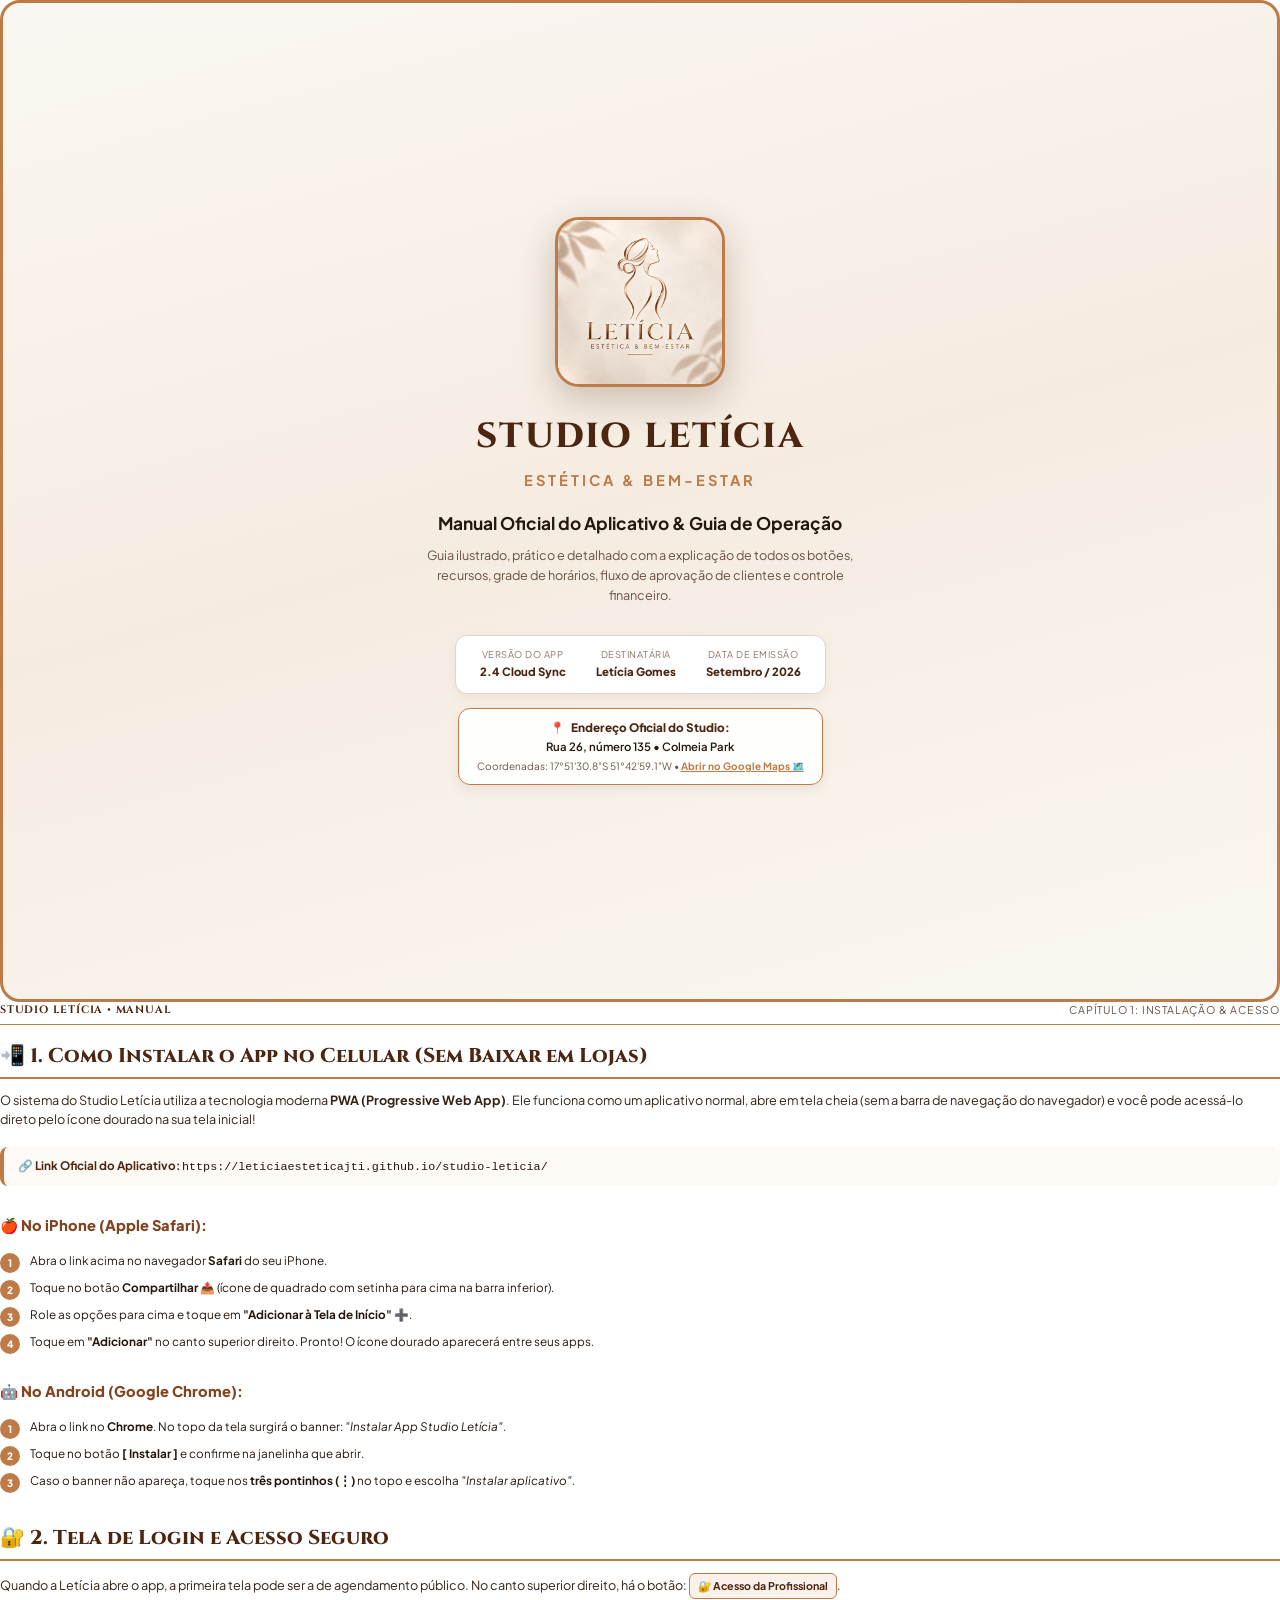
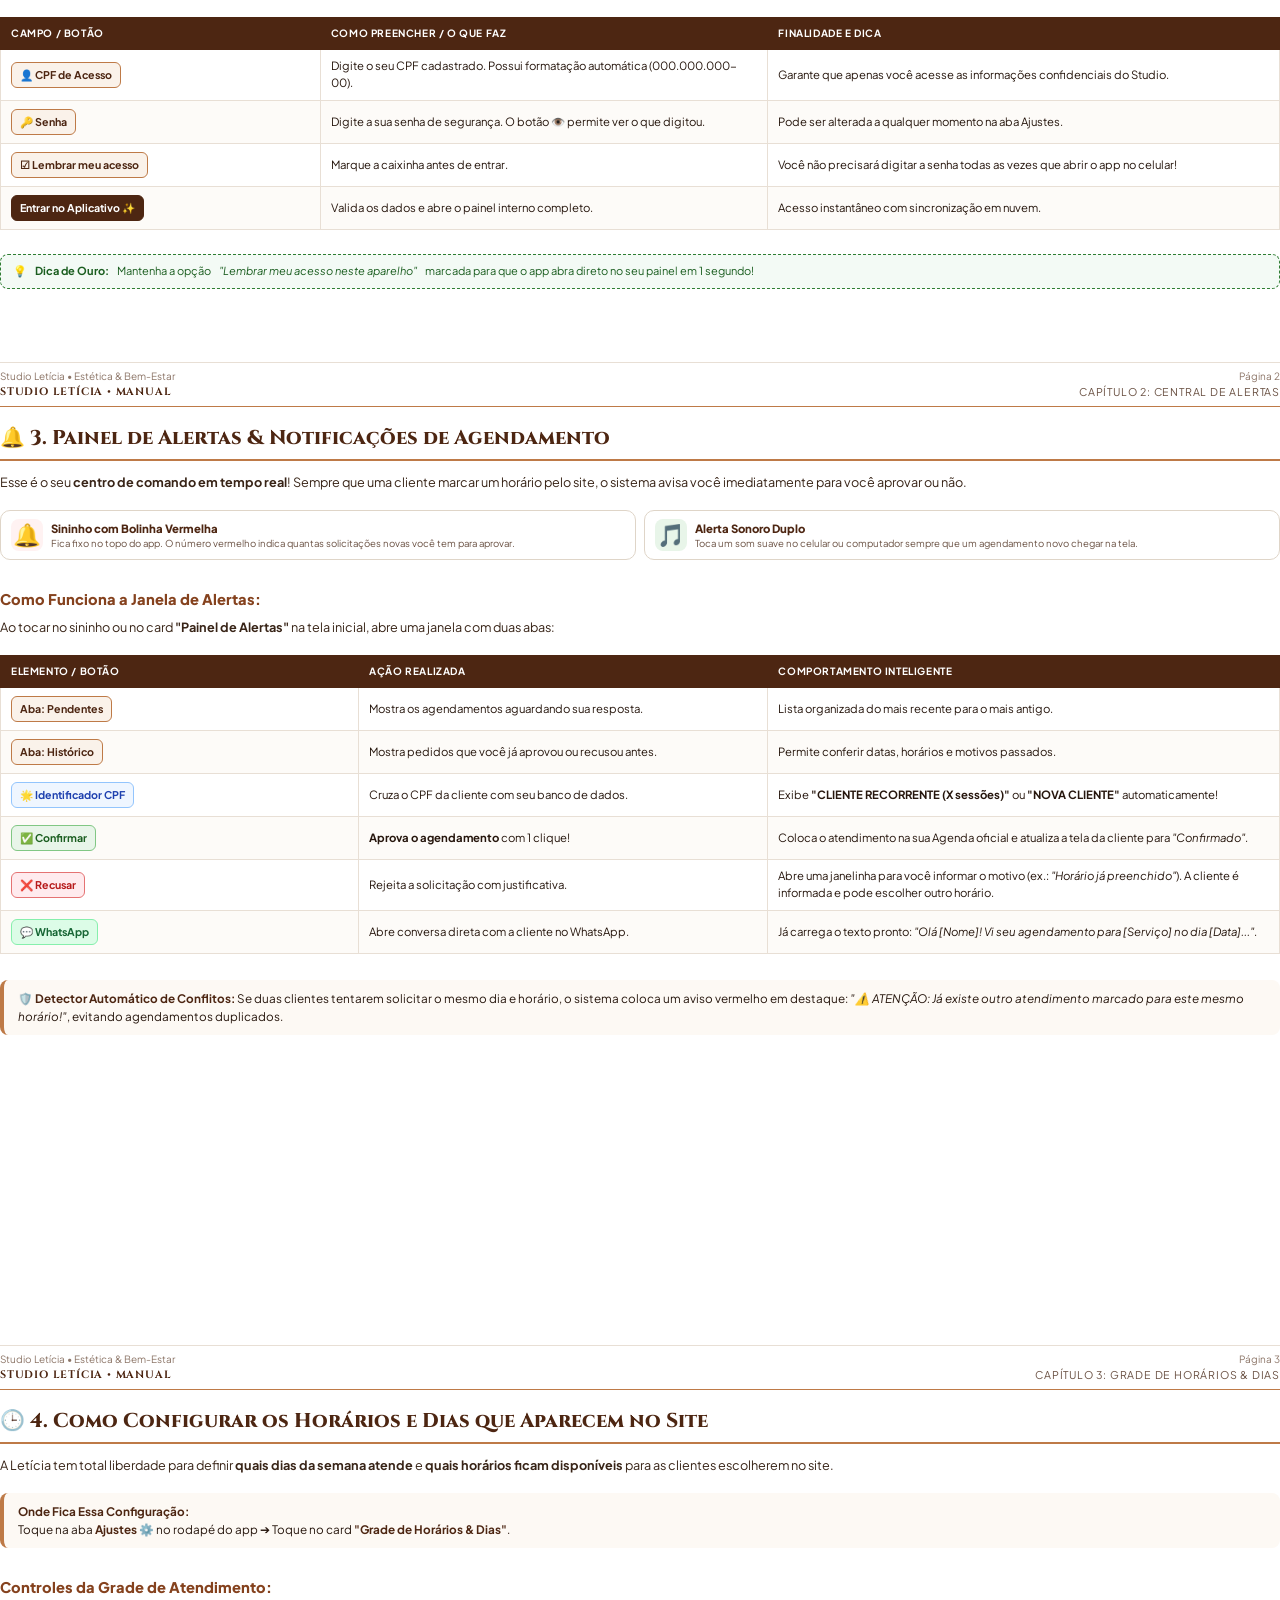
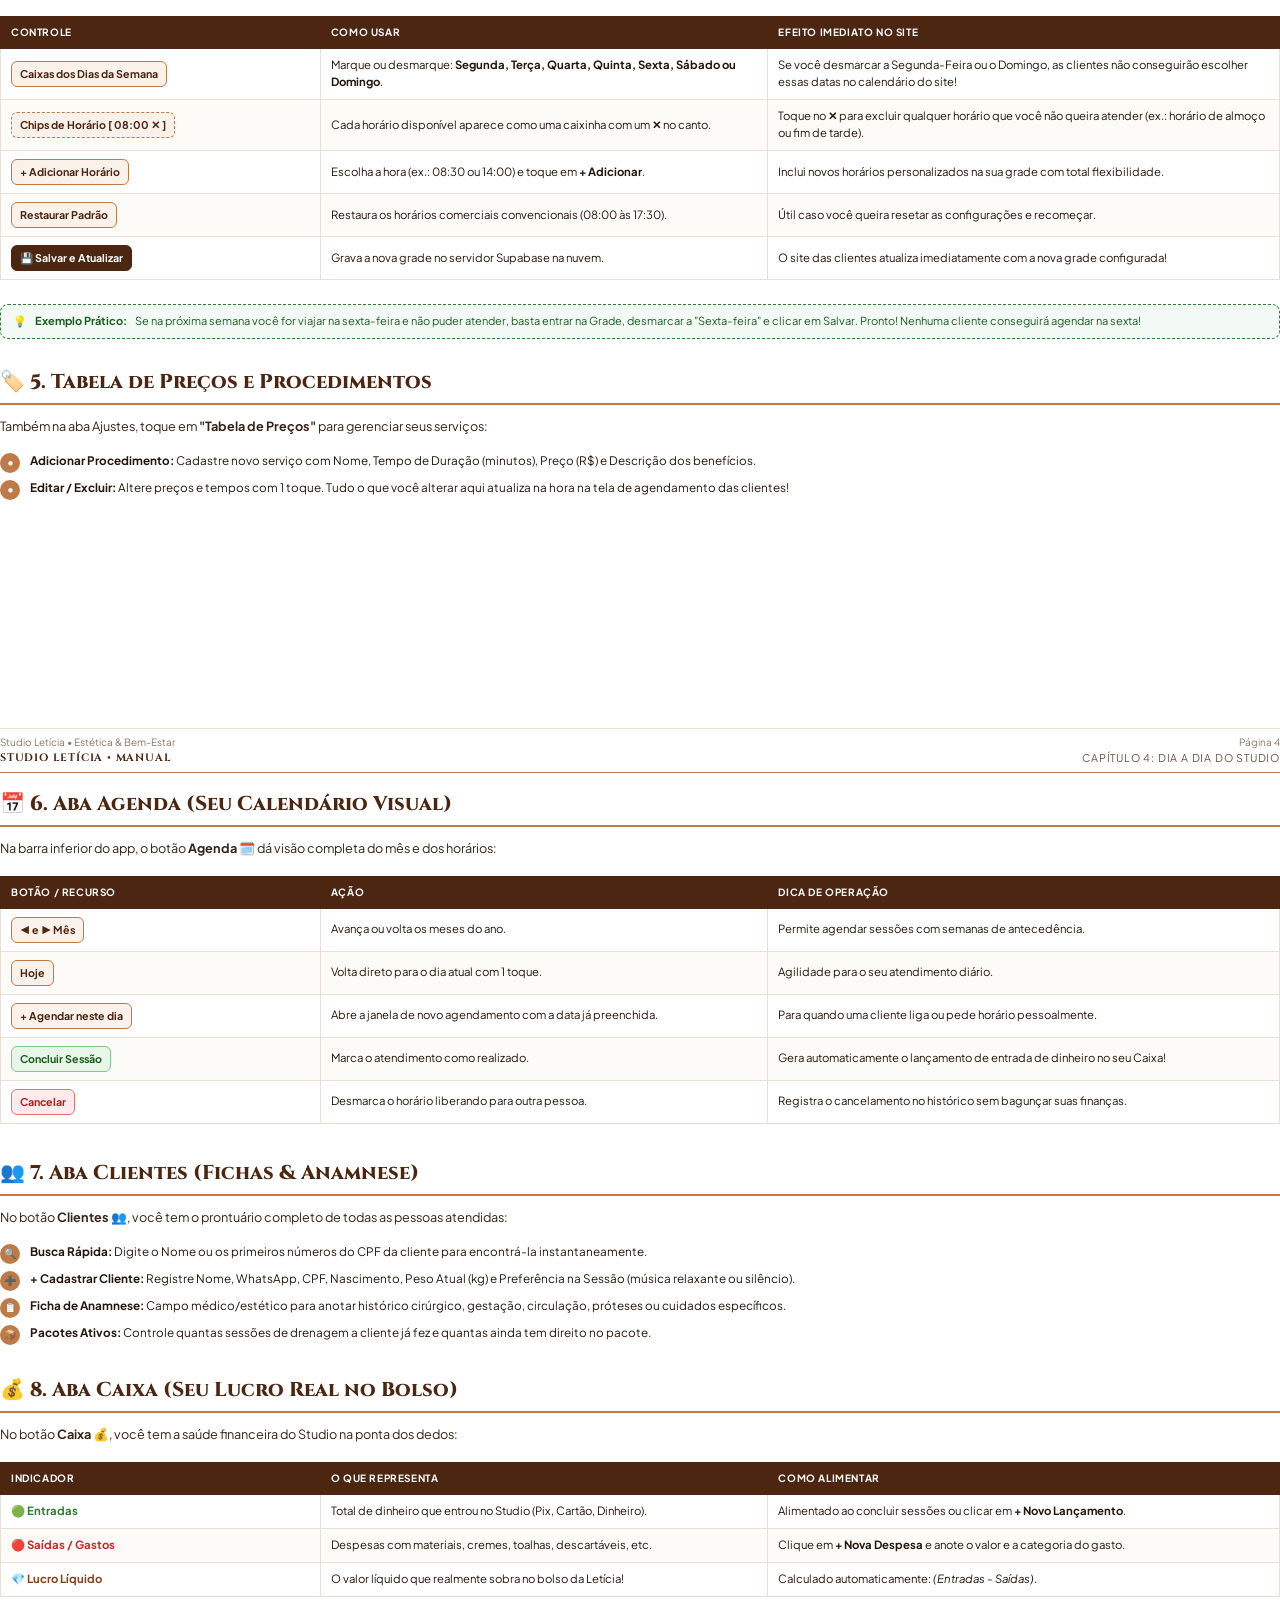
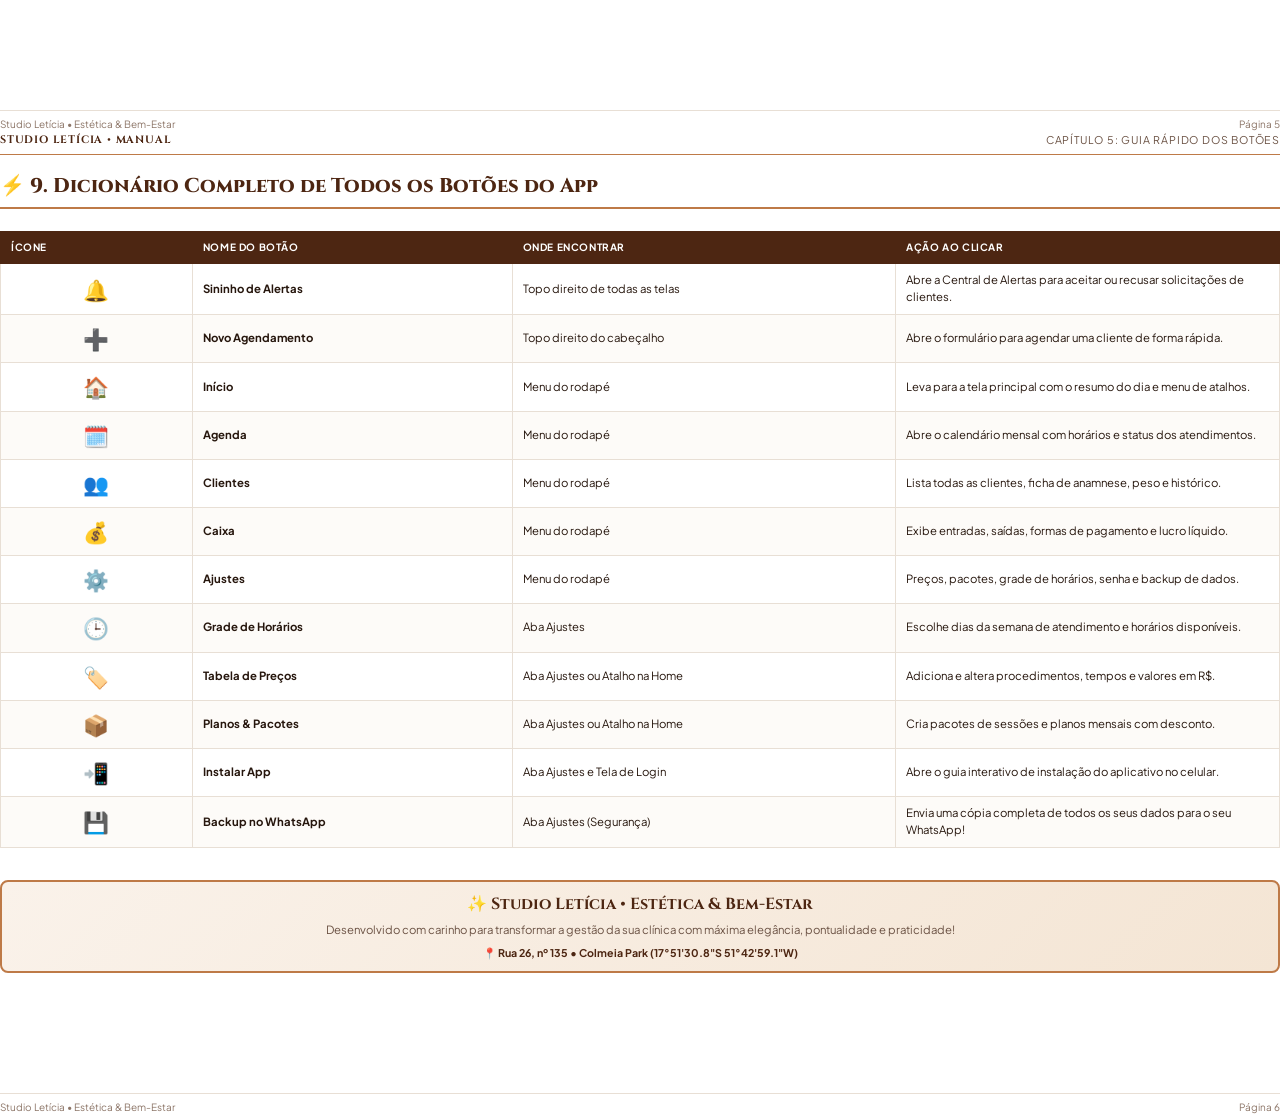
<file: manual_studio_leticia.html>
<!DOCTYPE html>
<html lang="pt-BR">
<head>
  <meta charset="UTF-8">
  <title>Manual do Usuário - Studio Letícia</title>
  <style>
    @import url('https://fonts.googleapis.com/css2?family=Cinzel:wght@600;700;800&family=Plus+Jakarta+Sans:wght@400;500;600;700;800&display=swap');

    @page {
      size: A4 portrait;
      margin: 14mm 14mm 14mm 14mm;
    }

    * {
      box-sizing: border-box;
      -webkit-print-color-adjust: exact !important;
      print-color-adjust: exact !important;
    }

    body {
      font-family: 'Plus Jakarta Sans', -apple-system, BlinkMacSystemFont, 'Segoe UI', Roboto, sans-serif;
      color: #26160D;
      background: #FFFFFF;
      margin: 0;
      padding: 0;
      font-size: 9.5pt;
      line-height: 1.5;
    }

    /* QUEBRAS DE PÁGINA */
    .page-break {
      page-break-after: always;
      break-after: page;
    }

    .page {
      position: relative;
      min-height: 260mm;
      display: flex;
      flex-direction: column;
    }

    /* CABEÇALHO E RODAPÉ DE PÁGINA */
    .page-header {
      display: flex;
      justify-content: space-between;
      align-items: center;
      border-bottom: 1.5px solid #BE7A47;
      padding-bottom: 6px;
      margin-bottom: 16px;
      font-size: 8pt;
      color: #6B5244;
      text-transform: uppercase;
      letter-spacing: 0.8px;
    }

    .page-header-logo {
      font-family: 'Cinzel', serif;
      font-weight: 700;
      color: #4D2612;
    }

    .page-footer {
      margin-top: auto;
      border-top: 1px solid #E8DFD5;
      padding-top: 6px;
      display: flex;
      justify-content: space-between;
      font-size: 7.5pt;
      color: #8C7567;
    }

    /* CAPA */
    .cover-page {
      display: flex;
      flex-direction: column;
      align-items: center;
      justify-content: center;
      text-align: center;
      min-height: 265mm;
      padding: 30px 20px;
      background: linear-gradient(165deg, #FAF7F2 0%, #F5ECE1 50%, #FAF7F2 100%);
      border: 3px solid #BE7A47;
      border-radius: 20px;
      position: relative;
    }

    .cover-badge-img {
      width: 170px;
      height: auto;
      border-radius: 24px;
      border: 3px solid #BE7A47;
      box-shadow: 0 12px 36px rgba(77, 38, 18, 0.25);
      margin-bottom: 24px;
    }

    .cover-title {
      font-family: 'Cinzel', serif;
      font-size: 26pt;
      font-weight: 800;
      color: #4D2612;
      letter-spacing: 2px;
      margin: 0 0 6px 0;
    }

    .cover-subtitle {
      font-size: 11pt;
      font-weight: 700;
      color: #BE7A47;
      letter-spacing: 3px;
      text-transform: uppercase;
      margin: 0 0 20px 0;
    }

    .cover-tagline {
      font-size: 13pt;
      font-weight: 700;
      color: #26160D;
      margin-bottom: 8px;
    }

    .cover-desc {
      font-size: 9.5pt;
      color: #6B5244;
      max-width: 440px;
      line-height: 1.6;
      margin-bottom: 30px;
    }

    .cover-meta {
      background: #FFFFFF;
      border: 1px solid #DFD5C8;
      border-radius: 12px;
      padding: 12px 24px;
      display: flex;
      gap: 30px;
      font-size: 8.5pt;
      color: #4D2612;
      box-shadow: 0 4px 12px rgba(77, 38, 18, 0.06);
    }

    .cover-meta-item {
      display: flex;
      flex-direction: column;
      align-items: center;
    }

    .cover-meta-label {
      font-size: 7pt;
      color: #8C7567;
      text-transform: uppercase;
      letter-spacing: 0.5px;
    }

    .cover-meta-val {
      font-weight: 800;
      color: #4D2612;
      margin-top: 2px;
    }

    /* SEÇÕES E CONTEÚDO */
    h2.section-heading {
      font-family: 'Cinzel', serif;
      font-size: 15pt;
      font-weight: 800;
      color: #4D2612;
      border-bottom: 2px solid #BE7A47;
      padding-bottom: 6px;
      margin: 0 0 12px 0;
      display: flex;
      align-items: center;
      gap: 8px;
    }

    h3.subsection-heading {
      font-size: 11pt;
      font-weight: 800;
      color: #85421E;
      margin: 14px 0 8px 0;
      display: flex;
      align-items: center;
      gap: 6px;
    }

    p {
      margin: 0 0 8px 0;
      color: #382417;
    }

    /* TABELAS DE BOTÕES & FUNÇÕES */
    table.btn-table {
      width: 100%;
      border-collapse: collapse;
      margin: 10px 0 16px 0;
      font-size: 8.5pt;
    }

    table.btn-table th {
      background: #4D2612;
      color: #FFFFFF;
      font-weight: 700;
      text-transform: uppercase;
      font-size: 7.5pt;
      letter-spacing: 0.6px;
      padding: 8px 10px;
      text-align: left;
      border: 1px solid #4D2612;
    }

    table.btn-table td {
      padding: 8px 10px;
      border: 1px solid #E8DFD5;
      vertical-align: middle;
    }

    table.btn-table tr:nth-child(even) {
      background: #FDFBF8;
    }

    .btn-pill {
      display: inline-flex;
      align-items: center;
      gap: 6px;
      background: #FAF2EA;
      border: 1px solid #BE7A47;
      color: #4D2612;
      font-weight: 700;
      padding: 4px 8px;
      border-radius: 6px;
      font-size: 8pt;
      white-space: nowrap;
    }

    .btn-pill.primary {
      background: #4D2612;
      color: #FFFFFF;
      border-color: #4D2612;
    }

    .btn-pill.success {
      background: #E8F5E9;
      color: #1B5E20;
      border-color: #81C784;
    }

    .btn-pill.danger {
      background: #FFEBEE;
      color: #B71C1C;
      border-color: #E57373;
    }

    /* CARDS DE DESTAQUE */
    .highlight-card {
      background: #FDF9F4;
      border-left: 4px solid #BE7A47;
      border-radius: 8px;
      padding: 10px 14px;
      margin: 10px 0 14px 0;
      font-size: 8.8pt;
    }

    .highlight-card strong {
      color: #4D2612;
    }

    .tip-box {
      background: #F3FAF5;
      border: 1px dashed #2E7D32;
      border-radius: 8px;
      padding: 8px 12px;
      margin: 8px 0;
      font-size: 8.3pt;
      color: #1B5E20;
      display: flex;
      align-items: center;
      gap: 8px;
    }

    /* GRADE DE ATALHOS VISUAIS */
    .grid-shortcuts {
      display: grid;
      grid-template-columns: repeat(2, 1fr);
      gap: 8px;
      margin: 10px 0 14px 0;
    }

    .shortcut-card {
      background: #FFFFFF;
      border: 1px solid #DFD5C8;
      border-radius: 10px;
      padding: 8px 10px;
      display: flex;
      align-items: center;
      gap: 8px;
    }

    .shortcut-icon {
      font-size: 1.4rem;
      width: 32px;
      height: 32px;
      border-radius: 8px;
      background: #FAF2EA;
      display: flex;
      align-items: center;
      justify-content: center;
      flex-shrink: 0;
    }

    .shortcut-info {
      flex: 1;
      min-width: 0;
    }

    .shortcut-title {
      font-weight: 800;
      font-size: 8.5pt;
      color: #4D2612;
    }

    .shortcut-desc {
      font-size: 7.2pt;
      color: #6B5244;
      line-height: 1.2;
    }

    /* ETAPAS NUMERADAS */
    .step-list {
      display: flex;
      flex-direction: column;
      gap: 6px;
      margin: 8px 0 12px 0;
    }

    .step-row {
      display: flex;
      align-items: flex-start;
      gap: 10px;
      font-size: 8.8pt;
    }

    .step-badge {
      background: #BE7A47;
      color: #FFFFFF;
      font-weight: 800;
      font-size: 7.5pt;
      width: 20px;
      height: 20px;
      border-radius: 50%;
      display: flex;
      align-items: center;
      justify-content: center;
      flex-shrink: 0;
      margin-top: 1px;
    }
  </style>
</head>
<body>

  <!-- =========================================================================
       PÁGINA 1: CAPA OFICIAL
       ========================================================================= -->
  <div class="page cover-page page-break">
    <img src="img/logo-badge.png" alt="Studio Letícia" class="cover-badge-img">
    <h1 class="cover-title">STUDIO LETÍCIA</h1>
    <div class="cover-subtitle">Estética &amp; Bem-Estar</div>

    <div class="cover-tagline">Manual Oficial do Aplicativo &amp; Guia de Operação</div>
    <p class="cover-desc">
      Guia ilustrado, prático e detalhado com a explicação de todos os botões, recursos, grade de horários, fluxo de aprovação de clientes e controle financeiro.
    </p>

    <div class="cover-meta">
      <div class="cover-meta-item">
        <span class="cover-meta-label">Versão do App</span>
        <span class="cover-meta-val">2.4 Cloud Sync</span>
      </div>
      <div class="cover-meta-item">
        <span class="cover-meta-label">Destinatária</span>
        <span class="cover-meta-val">Letícia Gomes</span>
      </div>
      <div class="cover-meta-item">
        <span class="cover-meta-label">Data de Emissão</span>
        <span class="cover-meta-val">Setembro / 2026</span>
      </div>
    </div>

    <!-- BOX DE ENDEREÇO & COORDENADAS OFICIAIS NA CAPA -->
    <div style="background: rgba(255, 255, 255, 0.92); border: 1.5px solid #BE7A47; border-radius: 12px; padding: 10px 18px; max-width: 440px; box-shadow: 0 4px 12px rgba(77, 38, 18, 0.08); margin-top: 14px; text-align: center;">
      <div style="font-weight: 800; font-size: 8.8pt; color: #4D2612; display: flex; align-items: center; justify-content: center; gap: 6px;">
        <span>📍</span> Endereço Oficial do Studio:
      </div>
      <div style="font-size: 8.5pt; color: #26160D; font-weight: 600; margin-top: 2px;">
        Rua 26, número 135 • Colmeia Park
      </div>
      <div style="font-size: 7.5pt; color: #6B5244; margin-top: 3px;">
        Coordenadas: 17°51'30.8"S 51°42'59.1"W • <a href="https://maps.google.com/?q=-17.858556,-51.716417" target="_blank" style="color: #BE7A47; font-weight: 700; text-decoration: underline;">Abrir no Google Maps 🗺️</a>
      </div>
    </div>
  </div>

  <!-- =========================================================================
       PÁGINA 2: INSTALAÇÃO NO CELULAR & ACESSO RESTRITO
       ========================================================================= -->
  <div class="page page-break">
    <div class="page-header">
      <span class="page-header-logo">Studio Letícia • Manual</span>
      <span>Capítulo 1: Instalação &amp; Acesso</span>
    </div>

    <h2 class="section-heading">📲 1. Como Instalar o App no Celular (Sem Baixar em Lojas)</h2>
    <p>
      O sistema do Studio Letícia utiliza a tecnologia moderna <strong>PWA (Progressive Web App)</strong>. Ele funciona como um aplicativo normal, abre em tela cheia (sem a barra de navegação do navegador) e você pode acessá-lo direto pelo ícone dourado na sua tela inicial!
    </p>

    <div class="highlight-card">
      <strong>🔗 Link Oficial do Aplicativo:</strong> <code>https://leticiaesteticajti.github.io/studio-leticia/</code>
    </div>

    <h3 class="subsection-heading">🍎 No iPhone (Apple Safari):</h3>
    <div class="step-list">
      <div class="step-row">
        <div class="step-badge">1</div>
        <div>Abra o link acima no navegador <strong>Safari</strong> do seu iPhone.</div>
      </div>
      <div class="step-row">
        <div class="step-badge">2</div>
        <div>Toque no botão <strong>Compartilhar 📤</strong> (ícone de quadrado com setinha para cima na barra inferior).</div>
      </div>
      <div class="step-row">
        <div class="step-badge">3</div>
        <div>Role as opções para cima e toque em <strong>"Adicionar à Tela de Início" ➕</strong>.</div>
      </div>
      <div class="step-row">
        <div class="step-badge">4</div>
        <div>Toque em <strong>"Adicionar"</strong> no canto superior direito. Pronto! O ícone dourado aparecerá entre seus apps.</div>
      </div>
    </div>

    <h3 class="subsection-heading">🤖 No Android (Google Chrome):</h3>
    <div class="step-list">
      <div class="step-row">
        <div class="step-badge">1</div>
        <div>Abra o link no <strong>Chrome</strong>. No topo da tela surgirá o banner: <em>"Instalar App Studio Letícia"</em>.</div>
      </div>
      <div class="step-row">
        <div class="step-badge">2</div>
        <div>Toque no botão <strong>[ Instalar ]</strong> e confirme na janelinha que abrir.</div>
      </div>
      <div class="step-row">
        <div class="step-badge">3</div>
        <div>Caso o banner não apareça, toque nos <strong>três pontinhos (⋮)</strong> no topo e escolha <em>"Instalar aplicativo"</em>.</div>
      </div>
    </div>

    <h2 class="section-heading" style="margin-top: 18px;">🔐 2. Tela de Login e Acesso Seguro</h2>
    <p>
      Quando a Letícia abre o app, a primeira tela pode ser a de agendamento público. No canto superior direito, há o botão:
      <span class="btn-pill">🔐 Acesso da Profissional</span>.
    </p>

    <table class="btn-table">
      <thead>
        <tr>
          <th style="width: 25%;">Campo / Botão</th>
          <th style="width: 35%;">Como Preencher / O que Faz</th>
          <th style="width: 40%;">Finalidade e Dica</th>
        </tr>
      </thead>
      <tbody>
        <tr>
          <td><span class="btn-pill">👤 CPF de Acesso</span></td>
          <td>Digite o seu CPF cadastrado. Possui formatação automática (000.000.000-00).</td>
          <td>Garante que apenas você acesse as informações confidenciais do Studio.</td>
        </tr>
        <tr>
          <td><span class="btn-pill">🔑 Senha</span></td>
          <td>Digite a sua senha de segurança. O botão <strong>👁️</strong> permite ver o que digitou.</td>
          <td>Pode ser alterada a qualquer momento na aba Ajustes.</td>
        </tr>
        <tr>
          <td><span class="btn-pill">☑ Lembrar meu acesso</span></td>
          <td>Marque a caixinha antes de entrar.</td>
          <td>Você não precisará digitar a senha todas as vezes que abrir o app no celular!</td>
        </tr>
        <tr>
          <td><span class="btn-pill primary">Entrar no Aplicativo ✨</span></td>
          <td>Valida os dados e abre o painel interno completo.</td>
          <td>Acesso instantâneo com sincronização em nuvem.</td>
        </tr>
      </tbody>
    </table>

    <div class="tip-box">
      <span>💡</span> <strong>Dica de Ouro:</strong> Mantenha a opção <em>"Lembrar meu acesso neste aparelho"</em> marcada para que o app abra direto no seu painel em 1 segundo!
    </div>

    <div class="page-footer">
      <span>Studio Letícia • Estética &amp; Bem-Estar</span>
      <span>Página 2</span>
    </div>
  </div>

  <!-- =========================================================================
       PÁGINA 3: CENTRAL DE ALERTAS & NOTIFICAÇÕES (O NOVO PAINEL)
       ========================================================================= -->
  <div class="page page-break">
    <div class="page-header">
      <span class="page-header-logo">Studio Letícia • Manual</span>
      <span>Capítulo 2: Central de Alertas</span>
    </div>

    <h2 class="section-heading">🔔 3. Painel de Alertas &amp; Notificações de Agendamento</h2>
    <p>
      Esse é o seu <strong>centro de comando em tempo real</strong>! Sempre que uma cliente marcar um horário pelo site, o sistema avisa você imediatamente para você aprovar ou não.
    </p>

    <div class="grid-shortcuts">
      <div class="shortcut-card">
        <div class="shortcut-icon" style="background: #FFF2F2; color: #E53E3E;">🔔</div>
        <div class="shortcut-info">
          <div class="shortcut-title">Sininho com Bolinha Vermelha</div>
          <div class="shortcut-desc">Fica fixo no topo do app. O número vermelho indica quantas solicitações novas você tem para aprovar.</div>
        </div>
      </div>
      <div class="shortcut-card">
        <div class="shortcut-icon" style="background: #E8F5E9; color: #2E7D32;">🎵</div>
        <div class="shortcut-info">
          <div class="shortcut-title">Alerta Sonoro Duplo</div>
          <div class="shortcut-desc">Toca um som suave no celular ou computador sempre que um agendamento novo chegar na tela.</div>
        </div>
      </div>
    </div>

    <h3 class="subsection-heading">Como Funciona a Janela de Alertas:</h3>
    <p>
      Ao tocar no sininho ou no card <strong>"Painel de Alertas"</strong> na tela inicial, abre uma janela com duas abas:
    </p>

    <table class="btn-table">
      <thead>
        <tr>
          <th style="width: 28%;">Elemento / Botão</th>
          <th style="width: 32%;">Ação Realizada</th>
          <th style="width: 40%;">Comportamento Inteligente</th>
        </tr>
      </thead>
      <tbody>
        <tr>
          <td><span class="btn-pill">Aba: Pendentes</span></td>
          <td>Mostra os agendamentos aguardando sua resposta.</td>
          <td>Lista organizada do mais recente para o mais antigo.</td>
        </tr>
        <tr>
          <td><span class="btn-pill">Aba: Histórico</span></td>
          <td>Mostra pedidos que você já aprovou ou recusou antes.</td>
          <td>Permite conferir datas, horários e motivos passados.</td>
        </tr>
        <tr>
          <td><span class="btn-pill" style="background:#EFF6FF; color:#1E40AF; border-color:#93C5FD;">🌟 Identificador CPF</span></td>
          <td>Cruza o CPF da cliente com seu banco de dados.</td>
          <td>Exibe <strong>"CLIENTE RECORRENTE (X sessões)"</strong> ou <strong>"NOVA CLIENTE"</strong> automaticamente!</td>
        </tr>
        <tr>
          <td><span class="btn-pill success">✅ Confirmar</span></td>
          <td><strong>Aprova o agendamento</strong> com 1 clique!</td>
          <td>Coloca o atendimento na sua Agenda oficial e atualiza a tela da cliente para <em>"Confirmado"</em>.</td>
        </tr>
        <tr>
          <td><span class="btn-pill danger">❌ Recusar</span></td>
          <td>Rejeita a solicitação com justificativa.</td>
          <td>Abre uma janelinha para você informar o motivo (ex.: <em>"Horário já preenchido"</em>). A cliente é informada e pode escolher outro horário.</td>
        </tr>
        <tr>
          <td><span class="btn-pill" style="background:#DCFCE7; color:#166534; border-color:#86EFAC;">💬 WhatsApp</span></td>
          <td>Abre conversa direta com a cliente no WhatsApp.</td>
          <td>Já carrega o texto pronto: <em>"Olá [Nome]! Vi seu agendamento para [Serviço] no dia [Data]..."</em>.</td>
        </tr>
      </tbody>
    </table>

    <div class="highlight-card">
      <strong>🛡️ Detector Automático de Conflitos:</strong> Se duas clientes tentarem solicitar o mesmo dia e horário, o sistema coloca um aviso vermelho em destaque: <em>"⚠️ ATENÇÃO: Já existe outro atendimento marcado para este mesmo horário!"</em>, evitando agendamentos duplicados.
    </div>

    <div class="page-footer">
      <span>Studio Letícia • Estética &amp; Bem-Estar</span>
      <span>Página 3</span>
    </div>
  </div>

  <!-- =========================================================================
       PÁGINA 4: GRADE DE HORÁRIOS & DIAS (AJUSTE DA LETÍCIA)
       ========================================================================= -->
  <div class="page page-break">
    <div class="page-header">
      <span class="page-header-logo">Studio Letícia • Manual</span>
      <span>Capítulo 3: Grade de Horários &amp; Dias</span>
    </div>

    <h2 class="section-heading">🕒 4. Como Configurar os Horários e Dias que Aparecem no Site</h2>
    <p>
      A Letícia tem total liberdade para definir <strong>quais dias da semana atende</strong> e <strong>quais horários ficam disponíveis</strong> para as clientes escolherem no site.
    </p>

    <div class="highlight-card">
      <strong>Onde Fica Essa Configuração:</strong><br>
      Toque na aba <strong>Ajustes ⚙️</strong> no rodapé do app ➔ Toque no card <strong>"Grade de Horários &amp; Dias"</strong>.
    </div>

    <h3 class="subsection-heading">Controles da Grade de Atendimento:</h3>

    <table class="btn-table">
      <thead>
        <tr>
          <th style="width: 25%;">Controle</th>
          <th style="width: 35%;">Como Usar</th>
          <th style="width: 40%;">Efeito Imediato no Site</th>
        </tr>
      </thead>
      <tbody>
        <tr>
          <td><span class="btn-pill">Caixas dos Dias da Semana</span></td>
          <td>Marque ou desmarque: <strong>Segunda, Terça, Quarta, Quinta, Sexta, Sábado ou Domingo</strong>.</td>
          <td>Se você desmarcar a Segunda-Feira ou o Domingo, as clientes não conseguirão escolher essas datas no calendário do site!</td>
        </tr>
        <tr>
          <td><span class="btn-pill" style="border: 1px dashed #BE7A47;">Chips de Horário [ 08:00 ✕ ]</span></td>
          <td>Cada horário disponível aparece como uma caixinha com um <strong>✕</strong> no canto.</td>
          <td>Toque no <strong>✕</strong> para excluir qualquer horário que você não queira atender (ex.: horário de almoço ou fim de tarde).</td>
        </tr>
        <tr>
          <td><span class="btn-pill">+ Adicionar Horário</span></td>
          <td>Escolha a hora (ex.: 08:30 ou 14:00) e toque em <strong>+ Adicionar</strong>.</td>
          <td>Inclui novos horários personalizados na sua grade com total flexibilidade.</td>
        </tr>
        <tr>
          <td><span class="btn-pill">Restaurar Padrão</span></td>
          <td>Restaura os horários comerciais convencionais (08:00 às 17:30).</td>
          <td>Útil caso você queira resetar as configurações e recomeçar.</td>
        </tr>
        <tr>
          <td><span class="btn-pill primary">💾 Salvar e Atualizar</span></td>
          <td>Grava a nova grade no servidor Supabase na nuvem.</td>
          <td>O site das clientes atualiza imediatamente com a nova grade configurada!</td>
        </tr>
      </tbody>
    </table>

    <div class="tip-box">
      <span>💡</span> <strong>Exemplo Prático:</strong> Se na próxima semana você for viajar na sexta-feira e não puder atender, basta entrar na Grade, desmarcar a "Sexta-feira" e clicar em Salvar. Pronto! Nenhuma cliente conseguirá agendar na sexta!
    </div>

    <h2 class="section-heading" style="margin-top: 20px;">🏷️ 5. Tabela de Preços e Procedimentos</h2>
    <p>
      Também na aba Ajustes, toque em <strong>"Tabela de Preços"</strong> para gerenciar seus serviços:
    </p>
    <div class="step-list">
      <div class="step-row">
        <div class="step-badge">•</div>
        <div><strong>Adicionar Procedimento:</strong> Cadastre novo serviço com Nome, Tempo de Duração (minutos), Preço (R$) e Descrição dos benefícios.</div>
      </div>
      <div class="step-row">
        <div class="step-badge">•</div>
        <div><strong>Editar / Excluir:</strong> Altere preços e tempos com 1 toque. Tudo o que você alterar aqui atualiza na hora na tela de agendamento das clientes!</div>
      </div>
    </div>

    <div class="page-footer">
      <span>Studio Letícia • Estética &amp; Bem-Estar</span>
      <span>Página 4</span>
    </div>
  </div>

  <!-- =========================================================================
       PÁGINA 5: GESTÃO DO DIA A DIA (AGENDA, CLIENTES & CAIXA)
       ========================================================================= -->
  <div class="page page-break">
    <div class="page-header">
      <span class="page-header-logo">Studio Letícia • Manual</span>
      <span>Capítulo 4: Dia a Dia do Studio</span>
    </div>

    <h2 class="section-heading">📅 6. Aba Agenda (Seu Calendário Visual)</h2>
    <p>
      Na barra inferior do app, o botão <strong>Agenda 🗓️</strong> dá visão completa do mês e dos horários:
    </p>

    <table class="btn-table">
      <thead>
        <tr>
          <th style="width: 25%;">Botão / Recurso</th>
          <th style="width: 35%;">Ação</th>
          <th style="width: 40%;">Dica de Operação</th>
        </tr>
      </thead>
      <tbody>
        <tr>
          <td><span class="btn-pill">◀ e ▶ Mês</span></td>
          <td>Avança ou volta os meses do ano.</td>
          <td>Permite agendar sessões com semanas de antecedência.</td>
        </tr>
        <tr>
          <td><span class="btn-pill">Hoje</span></td>
          <td>Volta direto para o dia atual com 1 toque.</td>
          <td>Agilidade para o seu atendimento diário.</td>
        </tr>
        <tr>
          <td><span class="btn-pill">+ Agendar neste dia</span></td>
          <td>Abre a janela de novo agendamento com a data já preenchida.</td>
          <td>Para quando uma cliente liga ou pede horário pessoalmente.</td>
        </tr>
        <tr>
          <td><span class="btn-pill success">Concluir Sessão</span></td>
          <td>Marca o atendimento como realizado.</td>
          <td>Gera automaticamente o lançamento de entrada de dinheiro no seu Caixa!</td>
        </tr>
        <tr>
          <td><span class="btn-pill danger">Cancelar</span></td>
          <td>Desmarca o horário liberando para outra pessoa.</td>
          <td>Registra o cancelamento no histórico sem bagunçar suas finanças.</td>
        </tr>
      </tbody>
    </table>

    <h2 class="section-heading" style="margin-top: 18px;">👥 7. Aba Clientes (Fichas &amp; Anamnese)</h2>
    <p>
      No botão <strong>Clientes 👥</strong>, você tem o prontuário completo de todas as pessoas atendidas:
    </p>

    <div class="step-list">
      <div class="step-row">
        <div class="step-badge">🔍</div>
        <div><strong>Busca Rápida:</strong> Digite o Nome ou os primeiros números do CPF da cliente para encontrá-la instantaneamente.</div>
      </div>
      <div class="step-row">
        <div class="step-badge">➕</div>
        <div><strong>+ Cadastrar Cliente:</strong> Registre Nome, WhatsApp, CPF, Nascimento, Peso Atual (kg) e Preferência na Sessão (música relaxante ou silêncio).</div>
      </div>
      <div class="step-row">
        <div class="step-badge">📋</div>
        <div><strong>Ficha de Anamnese:</strong> Campo médico/estético para anotar histórico cirúrgico, gestação, circulação, próteses ou cuidados específicos.</div>
      </div>
      <div class="step-row">
        <div class="step-badge">📦</div>
        <div><strong>Pacotes Ativos:</strong> Controle quantas sessões de drenagem a cliente já fez e quantas ainda tem direito no pacote.</div>
      </div>
    </div>

    <h2 class="section-heading" style="margin-top: 18px;">💰 8. Aba Caixa (Seu Lucro Real no Bolso)</h2>
    <p>
      No botão <strong>Caixa 💰</strong>, você tem a saúde financeira do Studio na ponta dos dedos:
    </p>

    <table class="btn-table">
      <thead>
        <tr>
          <th style="width: 25%;">Indicador</th>
          <th style="width: 35%;">O Que Representa</th>
          <th style="width: 40%;">Como Alimentar</th>
        </tr>
      </thead>
      <tbody>
        <tr>
          <td><strong style="color: #2E7D32;">🟢 Entradas</strong></td>
          <td>Total de dinheiro que entrou no Studio (Pix, Cartão, Dinheiro).</td>
          <td>Alimentado ao concluir sessões ou clicar em <strong>+ Novo Lançamento</strong>.</td>
        </tr>
        <tr>
          <td><strong style="color: #C62828;">🔴 Saídas / Gastos</strong></td>
          <td>Despesas com materiais, cremes, toalhas, descartáveis, etc.</td>
          <td>Clique em <strong>+ Nova Despesa</strong> e anote o valor e a categoria do gasto.</td>
        </tr>
        <tr>
          <td><strong style="color: #85421E;">💎 Lucro Líquido</strong></td>
          <td>O valor líquido que realmente sobra no bolso da Letícia!</td>
          <td>Calculado automaticamente: <em>(Entradas - Saídas)</em>.</td>
        </tr>
      </tbody>
    </table>

    <div class="page-footer">
      <span>Studio Letícia • Estética &amp; Bem-Estar</span>
      <span>Página 5</span>
    </div>
  </div>

  <!-- =========================================================================
       PÁGINA 6: RESUMO GERAL DE TODOS OS BOTÕES & SUPORTE
       ========================================================================= -->
  <div class="page">
    <div class="page-header">
      <span class="page-header-logo">Studio Letícia • Manual</span>
      <span>Capítulo 5: Guia Rápido dos Botões</span>
    </div>

    <h2 class="section-heading">⚡ 9. Dicionário Completo de Todos os Botões do App</h2>

    <table class="btn-table">
      <thead>
        <tr>
          <th style="width: 15%;">Ícone</th>
          <th style="width: 25%;">Nome do Botão</th>
          <th style="width: 30%;">Onde Encontrar</th>
          <th style="width: 30%;">Ação ao Clicar</th>
        </tr>
      </thead>
      <tbody>
        <tr>
          <td style="text-align: center; font-size: 1.3rem;">🔔</td>
          <td><strong>Sininho de Alertas</strong></td>
          <td>Topo direito de todas as telas</td>
          <td>Abre a Central de Alertas para aceitar ou recusar solicitações de clientes.</td>
        </tr>
        <tr>
          <td style="text-align: center; font-size: 1.3rem;">➕</td>
          <td><strong>Novo Agendamento</strong></td>
          <td>Topo direito do cabeçalho</td>
          <td>Abre o formulário para agendar uma cliente de forma rápida.</td>
        </tr>
        <tr>
          <td style="text-align: center; font-size: 1.3rem;">🏠</td>
          <td><strong>Início</strong></td>
          <td>Menu do rodapé</td>
          <td>Leva para a tela principal com o resumo do dia e menu de atalhos.</td>
        </tr>
        <tr>
          <td style="text-align: center; font-size: 1.3rem;">🗓️</td>
          <td><strong>Agenda</strong></td>
          <td>Menu do rodapé</td>
          <td>Abre o calendário mensal com horários e status dos atendimentos.</td>
        </tr>
        <tr>
          <td style="text-align: center; font-size: 1.3rem;">👥</td>
          <td><strong>Clientes</strong></td>
          <td>Menu do rodapé</td>
          <td>Lista todas as clientes, ficha de anamnese, peso e histórico.</td>
        </tr>
        <tr>
          <td style="text-align: center; font-size: 1.3rem;">💰</td>
          <td><strong>Caixa</strong></td>
          <td>Menu do rodapé</td>
          <td>Exibe entradas, saídas, formas de pagamento e lucro líquido.</td>
        </tr>
        <tr>
          <td style="text-align: center; font-size: 1.3rem;">⚙️</td>
          <td><strong>Ajustes</strong></td>
          <td>Menu do rodapé</td>
          <td>Preços, pacotes, grade de horários, senha e backup de dados.</td>
        </tr>
        <tr>
          <td style="text-align: center; font-size: 1.3rem;">🕒</td>
          <td><strong>Grade de Horários</strong></td>
          <td>Aba Ajustes</td>
          <td>Escolhe dias da semana de atendimento e horários disponíveis.</td>
        </tr>
        <tr>
          <td style="text-align: center; font-size: 1.3rem;">🏷️</td>
          <td><strong>Tabela de Preços</strong></td>
          <td>Aba Ajustes ou Atalho na Home</td>
          <td>Adiciona e altera procedimentos, tempos e valores em R$.</td>
        </tr>
        <tr>
          <td style="text-align: center; font-size: 1.3rem;">📦</td>
          <td><strong>Planos &amp; Pacotes</strong></td>
          <td>Aba Ajustes ou Atalho na Home</td>
          <td>Cria pacotes de sessões e planos mensais com desconto.</td>
        </tr>
        <tr>
          <td style="text-align: center; font-size: 1.3rem;">📲</td>
          <td><strong>Instalar App</strong></td>
          <td>Aba Ajustes e Tela de Login</td>
          <td>Abre o guia interativo de instalação do aplicativo no celular.</td>
        </tr>
        <tr>
          <td style="text-align: center; font-size: 1.3rem;">💾</td>
          <td><strong>Backup no WhatsApp</strong></td>
          <td>Aba Ajustes (Segurança)</td>
          <td>Envia uma cópia completa de todos os seus dados para o seu WhatsApp!</td>
        </tr>
      </tbody>
    </table>

    <div class="highlight-card" style="margin-top: 16px; text-align: center; background: linear-gradient(135deg, #FAF2EA, #F4E5D4); border: 2px solid #BE7A47;">
      <h3 style="margin: 0 0 6px 0; font-family: 'Cinzel', serif; font-size: 12pt; color: #4D2612;">✨ Studio Letícia • Estética &amp; Bem-Estar</h3>
      <p style="margin: 0; font-size: 8.5pt; color: #6B5244;">
        Desenvolvido com carinho para transformar a gestão da sua clínica com máxima elegância, pontualidade e praticidade!
      </p>
      <div style="font-size: 8pt; color: #4D2612; margin-top: 6px; font-weight: 700;">
        📍 Rua 26, nº 135 • Colmeia Park (17°51'30.8"S 51°42'59.1"W)
      </div>
    </div>

    <div class="page-footer">
      <span>Studio Letícia • Estética &amp; Bem-Estar</span>
      <span>Página 6</span>
    </div>
  </div>

</body>
</html>
</file>
